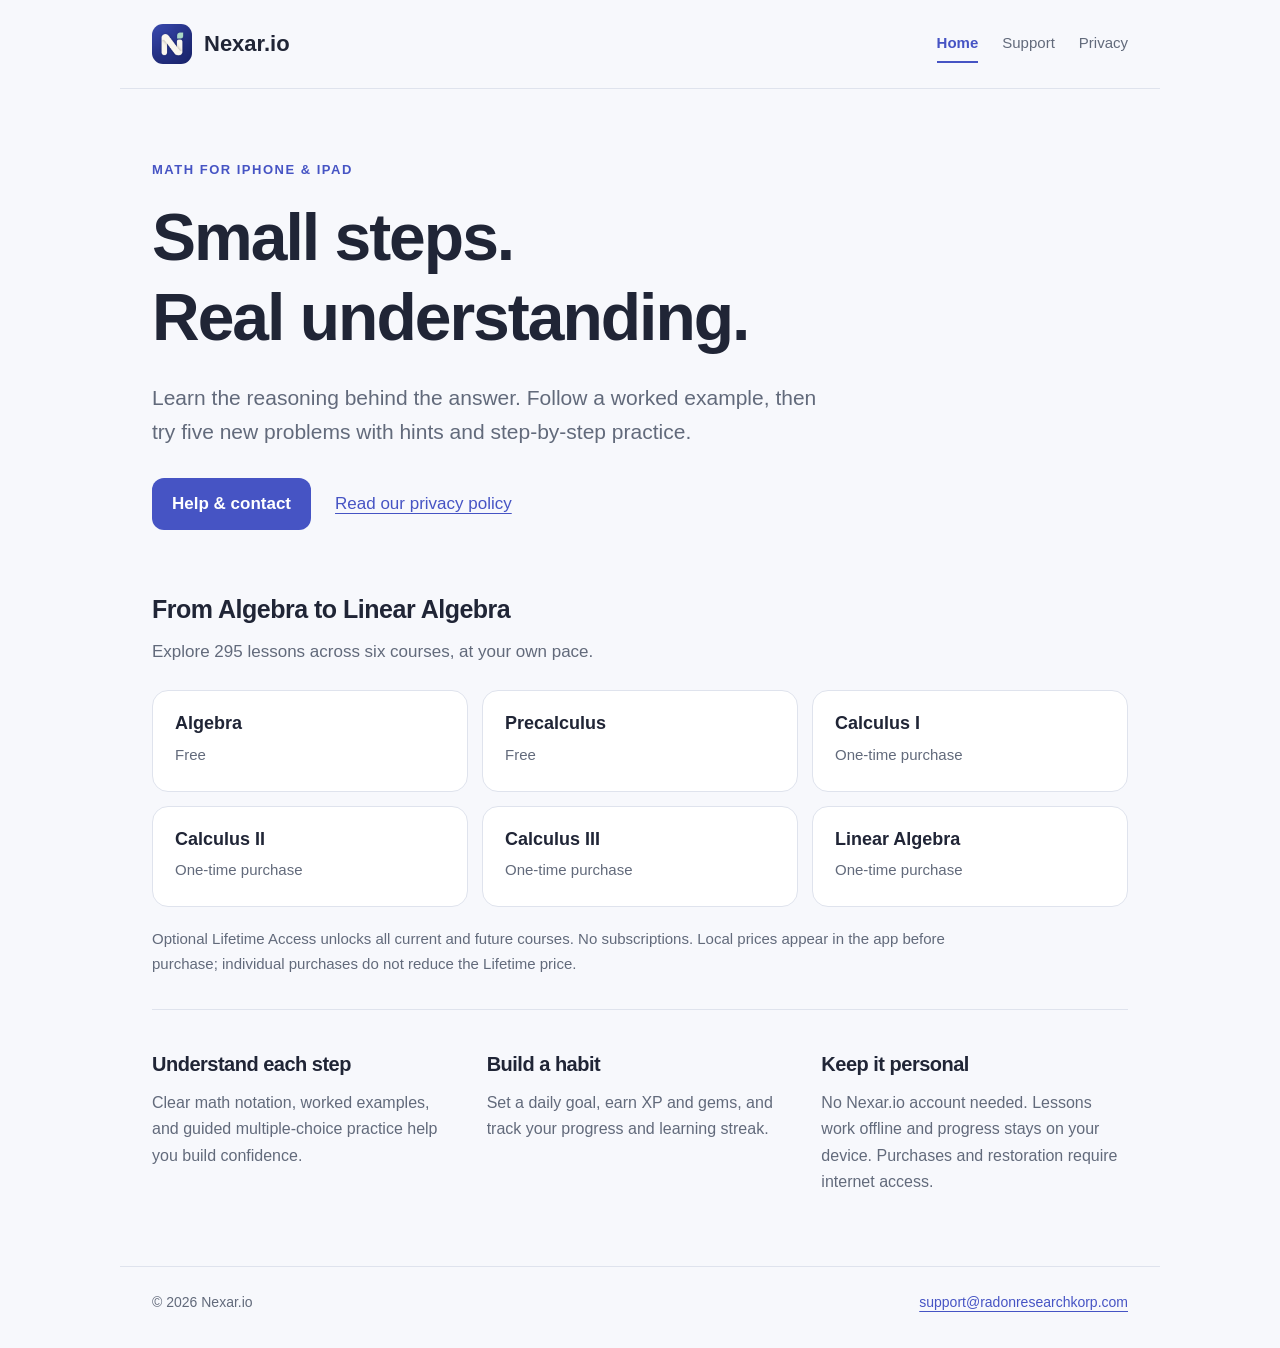
<file: index.html>
<!doctype html>
<html lang="en">
<head>
  <meta charset="utf-8">
  <meta name="viewport" content="width=device-width, initial-scale=1">
  <meta name="description" content="Worked examples, guided math practice, and daily goals for iPhone and iPad.">
  <meta name="theme-color" content="#5360cf">
  <title>Nexar.io — Learn math, step by step</title>
  <link rel="icon" type="image/png" href="assets/icon.png">
  <link rel="apple-touch-icon" href="assets/icon.png">
  <link rel="stylesheet" href="assets/style.css">
</head>
<body>
  <a class="skip" href="#main">Skip to content</a>
  <header class="site-header">
    <a class="brand" href="index.html"><img src="assets/icon.png" width="40" height="40" alt=""><span>Nexar.io</span></a>
    <nav aria-label="Main navigation"><a href="index.html" aria-current="page">Home</a><a href="support.html">Support</a><a href="privacy.html">Privacy</a></nav>
  </header>
  <main id="main">
    <section class="hero">
      <p class="eyebrow">Math for iPhone &amp; iPad</p>
      <h1>Small steps.<br>Real understanding.</h1>
      <p class="lead">Learn the reasoning behind the answer. Follow a worked example, then try five new problems with hints and step-by-step practice.</p>
      <div class="actions"><a class="button" href="support.html">Help &amp; contact</a><a href="privacy.html">Read our privacy policy</a></div>
    </section>
    <section aria-labelledby="courses-title">
      <h2 id="courses-title">From Algebra to Linear Algebra</h2>
      <p>Explore 295 lessons across six courses, at your own pace.</p>
      <div class="courses">
        <div><h3>Algebra</h3><span>Free</span></div>
        <div><h3>Precalculus</h3><span>Free</span></div>
        <div><h3>Calculus I</h3><span>One-time purchase</span></div>
        <div><h3>Calculus II</h3><span>One-time purchase</span></div>
        <div><h3>Calculus III</h3><span>One-time purchase</span></div>
        <div><h3>Linear Algebra</h3><span>One-time purchase</span></div>
      </div>
      <p class="note">Optional Lifetime Access unlocks all current and future courses. No subscriptions. Local prices appear in the app before purchase; individual purchases do not reduce the Lifetime price.</p>
    </section>
    <section class="features" aria-label="How Nexar.io works">
      <div><h2>Understand each step</h2><p>Clear math notation, worked examples, and guided multiple-choice practice help you build confidence.</p></div>
      <div><h2>Build a habit</h2><p>Set a daily goal, earn XP and gems, and track your progress and learning streak.</p></div>
      <div><h2>Keep it personal</h2><p>No Nexar.io account needed. Lessons work offline and progress stays on your device. Purchases and restoration require internet access.</p></div>
    </section>
</main>
  <footer><span>© 2026 Nexar.io</span><a href="mailto:support@radonresearchkorp.com">support@radonresearchkorp.com</a></footer>
</body>
</html>
</file>
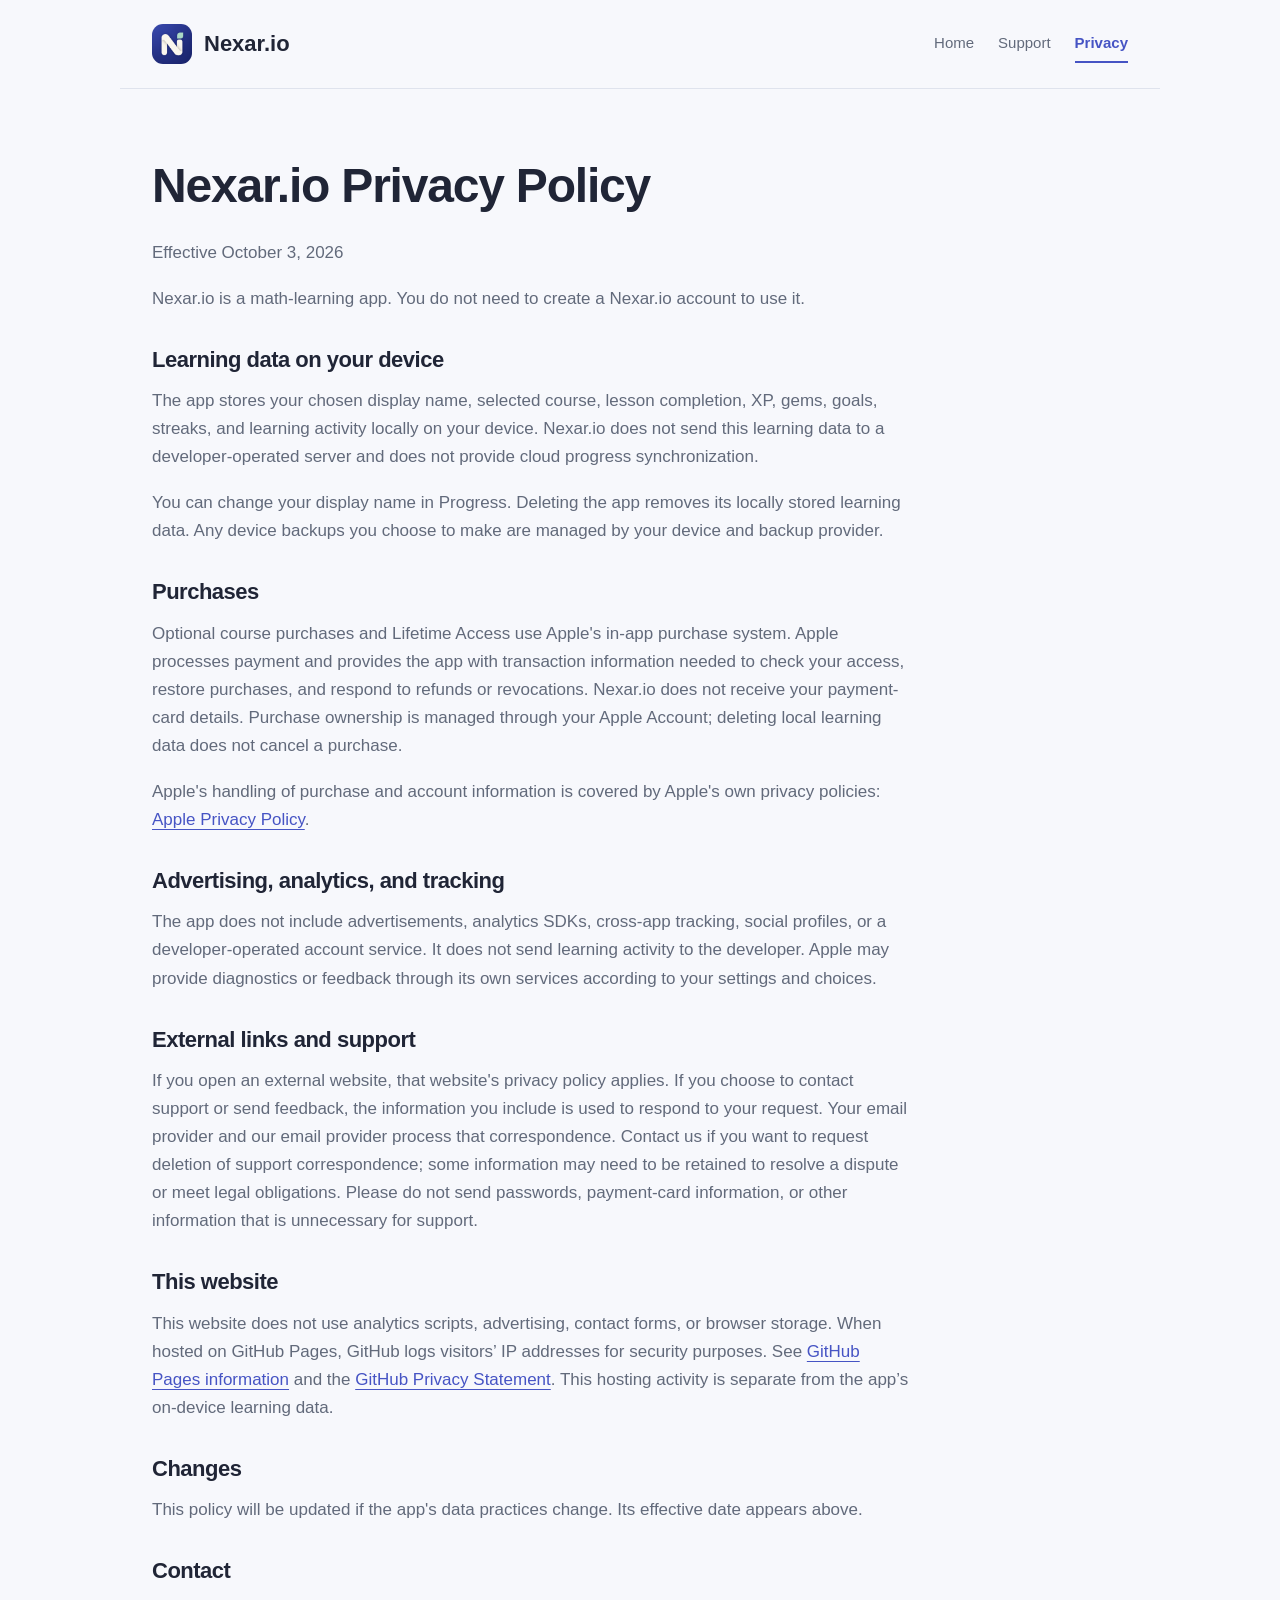
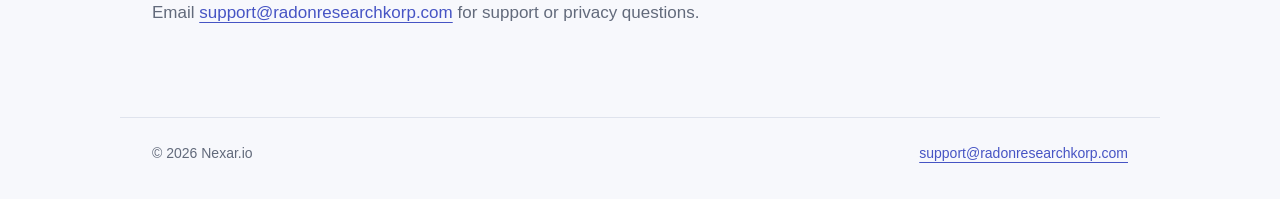
<file: privacy.html>
<!doctype html>
<html lang="en">
<head>
  <meta charset="utf-8">
  <meta name="viewport" content="width=device-width, initial-scale=1">
  <meta name="description" content="Support and privacy information for Nexar.io, the math-learning app.">
  <meta name="theme-color" content="#5360cf">
  <title>Nexar.io — Privacy Policy</title>
  <link rel="icon" type="image/png" href="assets/icon.png">
  <link rel="apple-touch-icon" href="assets/icon.png">
  <link rel="stylesheet" href="assets/style.css">
</head>
<body>
  <a class="skip" href="#main">Skip to content</a>
  <header class="site-header">
    <a class="brand" href="index.html"><img src="assets/icon.png" width="40" height="40" alt=""><span>Nexar.io</span></a>
    <nav aria-label="Main navigation"><a href="index.html">Home</a><a href="support.html">Support</a><a href="privacy.html" aria-current="page">Privacy</a></nav>
  </header>
  <main id="main"><article class="document"><h1>Nexar.io Privacy Policy</h1><p>Effective October 3, 2026</p><p>Nexar.io is a math-learning app. You do not need to create a Nexar.io account to use it.</p><h2>Learning data on your device</h2><p>The app stores your chosen display name, selected course, lesson completion, XP, gems, goals, streaks, and learning activity locally on your device. Nexar.io does not send this learning data to a developer-operated server and does not provide cloud progress synchronization.</p><p>You can change your display name in Progress. Deleting the app removes its locally stored learning data. Any device backups you choose to make are managed by your device and backup provider.</p><h2>Purchases</h2><p>Optional course purchases and Lifetime Access use Apple&#x27;s in-app purchase system. Apple processes payment and provides the app with transaction information needed to check your access, restore purchases, and respond to refunds or revocations. Nexar.io does not receive your payment-card details. Purchase ownership is managed through your Apple Account; deleting local learning data does not cancel a purchase.</p><p>Apple&#x27;s handling of purchase and account information is covered by Apple&#x27;s own privacy policies: <a href="https://www.apple.com/legal/privacy/">Apple Privacy Policy</a>.</p><h2>Advertising, analytics, and tracking</h2><p>The app does not include advertisements, analytics SDKs, cross-app tracking, social profiles, or a developer-operated account service. It does not send learning activity to the developer. Apple may provide diagnostics or feedback through its own services according to your settings and choices.</p><h2>External links and support</h2><p>If you open an external website, that website&#x27;s privacy policy applies. If you choose to contact support or send feedback, the information you include is used to respond to your request. Your email provider and our email provider process that correspondence. Contact us if you want to request deletion of support correspondence; some information may need to be retained to resolve a dispute or meet legal obligations. Please do not send passwords, payment-card information, or other information that is unnecessary for support.</p><h2>This website</h2><p>This website does not use analytics scripts, advertising, contact forms, or browser storage. When hosted on GitHub Pages, GitHub logs visitors’ IP addresses for security purposes. See <a href="https://docs.github.com/en/pages/getting-started-with-github-pages/what-is-github-pages">GitHub Pages information</a> and the <a href="https://docs.github.com/en/site-policy/privacy-policies/github-general-privacy-statement">GitHub Privacy Statement</a>. This hosting activity is separate from the app’s on-device learning data.</p><h2>Changes</h2><p>This policy will be updated if the app&#x27;s data practices change. Its effective date appears above.</p><h2>Contact</h2><p>Email <a href="mailto:support@radonresearchkorp.com">support@radonresearchkorp.com</a> for support or privacy questions.</p></article></main>
  <footer><span>© 2026 Nexar.io</span><a href="mailto:support@radonresearchkorp.com">support@radonresearchkorp.com</a></footer>
</body>
</html>
</file>
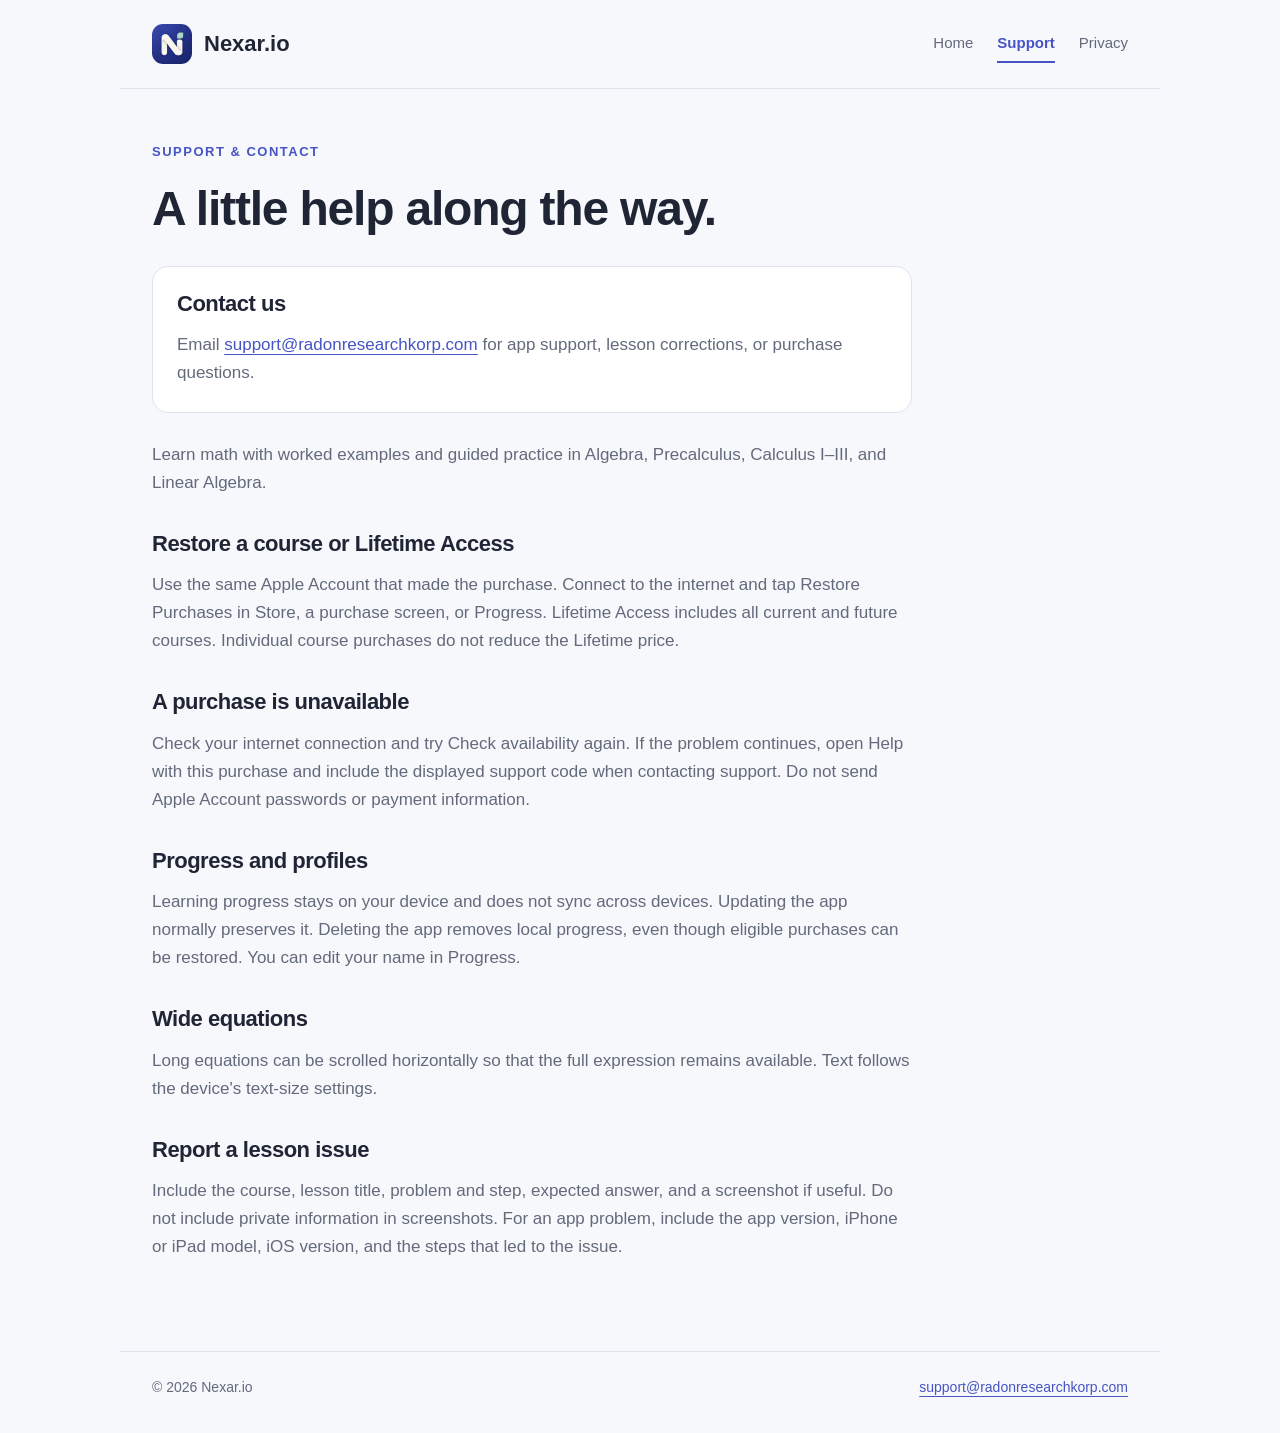
<file: support.html>
<!doctype html>
<html lang="en">
<head>
  <meta charset="utf-8">
  <meta name="viewport" content="width=device-width, initial-scale=1">
  <meta name="description" content="Support and privacy information for Nexar.io, the math-learning app.">
  <meta name="theme-color" content="#5360cf">
  <title>Nexar.io — Support & Contact</title>
  <link rel="icon" type="image/png" href="assets/icon.png">
  <link rel="apple-touch-icon" href="assets/icon.png">
  <link rel="stylesheet" href="assets/style.css">
</head>
<body>
  <a class="skip" href="#main">Skip to content</a>
  <header class="site-header">
    <a class="brand" href="index.html"><img src="assets/icon.png" width="40" height="40" alt=""><span>Nexar.io</span></a>
    <nav aria-label="Main navigation"><a href="index.html">Home</a><a href="support.html" aria-current="page">Support</a><a href="privacy.html">Privacy</a></nav>
  </header>
  <main id="main"><article class="document"><p class="eyebrow">Support &amp; contact</p><h1>A little help along the way.</h1><div class="contact"><h2>Contact us</h2><p>Email <a href="mailto:support@radonresearchkorp.com">support@radonresearchkorp.com</a> for app support, lesson corrections, or purchase questions.</p></div><p>Learn math with worked examples and guided practice in Algebra, Precalculus, Calculus I–III, and Linear Algebra.</p><h2>Restore a course or Lifetime Access</h2><p>Use the same Apple Account that made the purchase. Connect to the internet and tap Restore Purchases in Store, a purchase screen, or Progress. Lifetime Access includes all current and future courses. Individual course purchases do not reduce the Lifetime price.</p><h2>A purchase is unavailable</h2><p>Check your internet connection and try Check availability again. If the problem continues, open Help with this purchase and include the displayed support code when contacting support. Do not send Apple Account passwords or payment information.</p><h2>Progress and profiles</h2><p>Learning progress stays on your device and does not sync across devices. Updating the app normally preserves it. Deleting the app removes local progress, even though eligible purchases can be restored. You can edit your name in Progress.</p><h2>Wide equations</h2><p>Long equations can be scrolled horizontally so that the full expression remains available. Text follows the device&#x27;s text-size settings.</p><h2>Report a lesson issue</h2><p>Include the course, lesson title, problem and step, expected answer, and a screenshot if useful. Do not include private information in screenshots. For an app problem, include the app version, iPhone or iPad model, iOS version, and the steps that led to the issue.</p></article></main>
  <footer><span>© 2026 Nexar.io</span><a href="mailto:support@radonresearchkorp.com">support@radonresearchkorp.com</a></footer>
</body>
</html>
</file>
<file: assets/style.css>
:root{color-scheme:light;--ink:#202536;--muted:#626a7b;--accent:#4654c4;--line:#dfe3ed;--bg:#f7f8fc}
*{box-sizing:border-box}body{margin:0;background:var(--bg);color:var(--ink);font:17px/1.65 -apple-system,BlinkMacSystemFont,"Segoe UI",sans-serif}a{color:var(--accent);text-underline-offset:4px;overflow-wrap:anywhere}a:hover{text-decoration-thickness:2px}a:focus-visible{outline:3px solid var(--accent);outline-offset:5px;border-radius:3px}.site-header,main,footer{max-width:1040px;margin:auto;padding:24px 32px}.site-header{display:flex;align-items:center;justify-content:space-between;gap:24px;border-bottom:1px solid var(--line)}.brand{display:flex;align-items:center;gap:12px;font-size:22px;font-weight:750;text-decoration:none;color:var(--ink)}.brand img{border-radius:11px}nav{display:flex;gap:24px;flex-wrap:wrap}nav a{font-size:15px;text-decoration:none;color:var(--muted);padding:6px 0}nav a[aria-current]{color:var(--accent);font-weight:700;border-bottom:2px solid var(--accent)}h1,h2,h3{line-height:1.2}h1{font-size:clamp(36px,6vw,66px);letter-spacing:-2px;margin:16px 0 24px}h2{font-size:25px;margin:0 0 14px;letter-spacing:-.5px}h3{font-size:18px;margin:0 0 6px}p{margin:0 0 18px;color:var(--muted)}.hero{padding:46px 0 64px;max-width:750px}.eyebrow{font-size:13px;letter-spacing:1.5px;text-transform:uppercase;font-weight:750;color:var(--accent)}.lead{font-size:21px;max-width:680px}.actions{display:flex;align-items:center;gap:24px;flex-wrap:wrap;margin-top:28px}.button{display:inline-block;background:var(--accent);color:white;text-decoration:none;font-weight:650;padding:12px 20px;border-radius:12px}.courses{display:grid;grid-template-columns:repeat(3,minmax(0,1fr));gap:14px;margin:24px 0 20px}.courses>div{padding:22px;border:1px solid var(--line);border-radius:16px;background:white}.courses span,.note{font-size:15px;color:var(--muted)}.note{max-width:800px}.features{display:grid;grid-template-columns:repeat(3,minmax(0,1fr));gap:28px;padding:42px 0 28px;margin-top:32px;border-top:1px solid var(--line)}.features h2{font-size:20px}.features p{font-size:16px}.document{max-width:760px;padding:28px 0 48px}.document h1{font-size:clamp(34px,5vw,48px);letter-spacing:-1.2px}.document h2{font-size:22px;margin-top:34px}.contact{padding:24px;background:white;border:1px solid var(--line);border-radius:16px;margin:28px 0}.contact h2{margin-top:0}.contact p{margin-bottom:0}footer{border-top:1px solid var(--line);display:flex;justify-content:space-between;gap:16px;flex-wrap:wrap;font-size:14px;color:var(--muted);padding-bottom:34px}.skip{position:absolute;left:16px;top:-100px;background:white;padding:12px;z-index:5}.skip:focus{top:12px}@media(max-width:700px){.courses{grid-template-columns:repeat(2,minmax(0,1fr))}.features{grid-template-columns:1fr;gap:18px}.hero{padding-top:32px;padding-bottom:42px}.lead{font-size:19px}}@media(max-width:460px){.site-header,main,footer{padding-left:20px;padding-right:20px}.site-header{align-items:flex-start;flex-direction:column;gap:12px}nav{gap:24px}.courses{grid-template-columns:1fr}.actions{align-items:flex-start;gap:18px}.hero h1{letter-spacing:-1.2px}}
</file>
